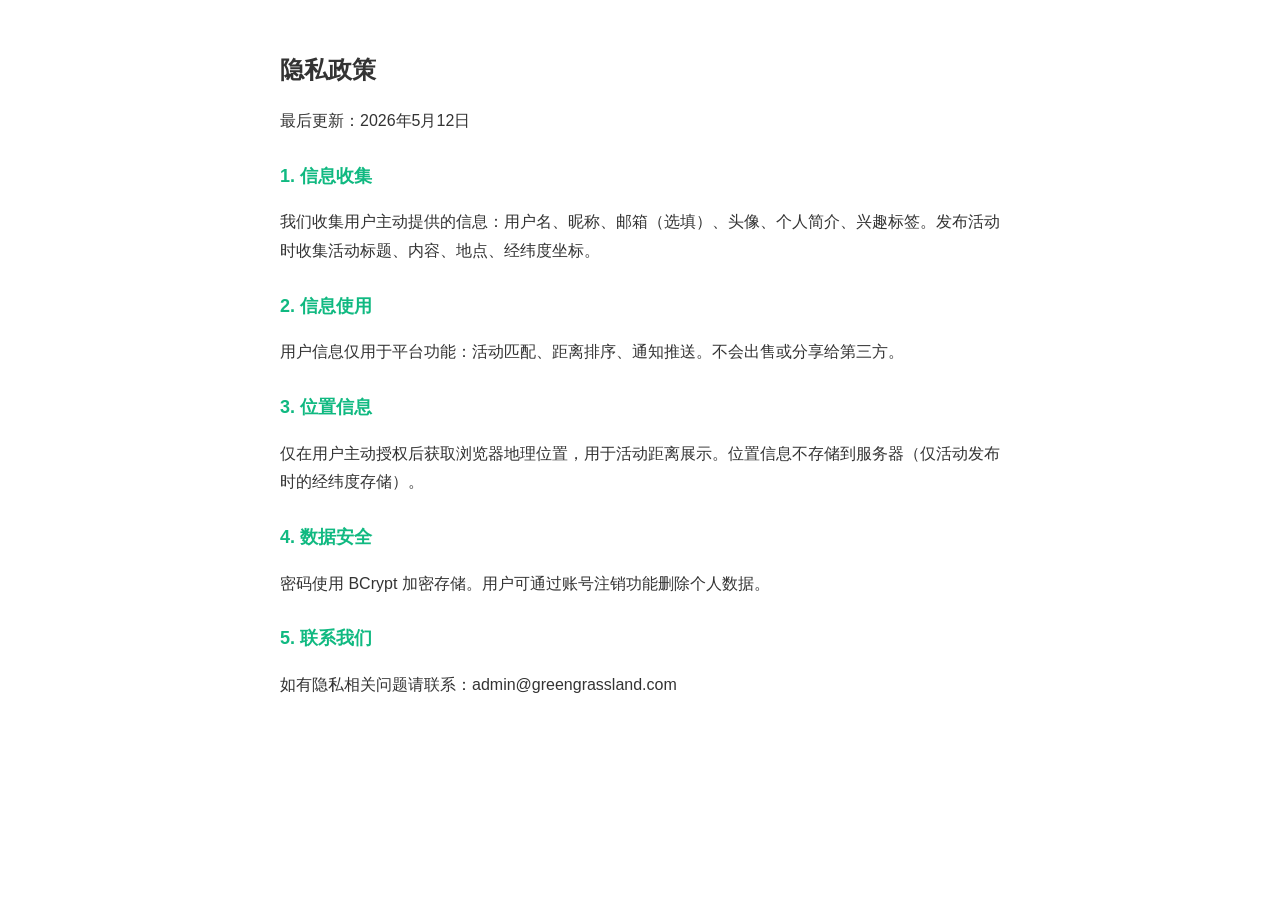
<file: src/main/resources/static/privacy.html>
<!DOCTYPE html>
<html lang="zh-CN">
<head>
    <meta charset="UTF-8">
    <meta name="viewport" content="width=device-width, initial-scale=1.0">
    <title>隐私政策 - GreenGrassland</title>
    <style>
        body { font-family: -apple-system, BlinkMacSystemFont, sans-serif; max-width: 720px; margin: 0 auto; padding: 32px 20px; color: #333; line-height: 1.8; }
        h1 { font-size: 24px; margin-bottom: 8px; }
        h2 { font-size: 18px; margin-top: 24px; color: #10b981; }
    </style>
</head>
<body>
    <h1>隐私政策</h1>
    <p>最后更新：2026年5月12日</p>

    <h2>1. 信息收集</h2>
    <p>我们收集用户主动提供的信息：用户名、昵称、邮箱（选填）、头像、个人简介、兴趣标签。发布活动时收集活动标题、内容、地点、经纬度坐标。</p>

    <h2>2. 信息使用</h2>
    <p>用户信息仅用于平台功能：活动匹配、距离排序、通知推送。不会出售或分享给第三方。</p>

    <h2>3. 位置信息</h2>
    <p>仅在用户主动授权后获取浏览器地理位置，用于活动距离展示。位置信息不存储到服务器（仅活动发布时的经纬度存储）。</p>

    <h2>4. 数据安全</h2>
    <p>密码使用 BCrypt 加密存储。用户可通过账号注销功能删除个人数据。</p>

    <h2>5. 联系我们</h2>
    <p>如有隐私相关问题请联系：admin@greengrassland.com</p>
</body>
</html>
</file>
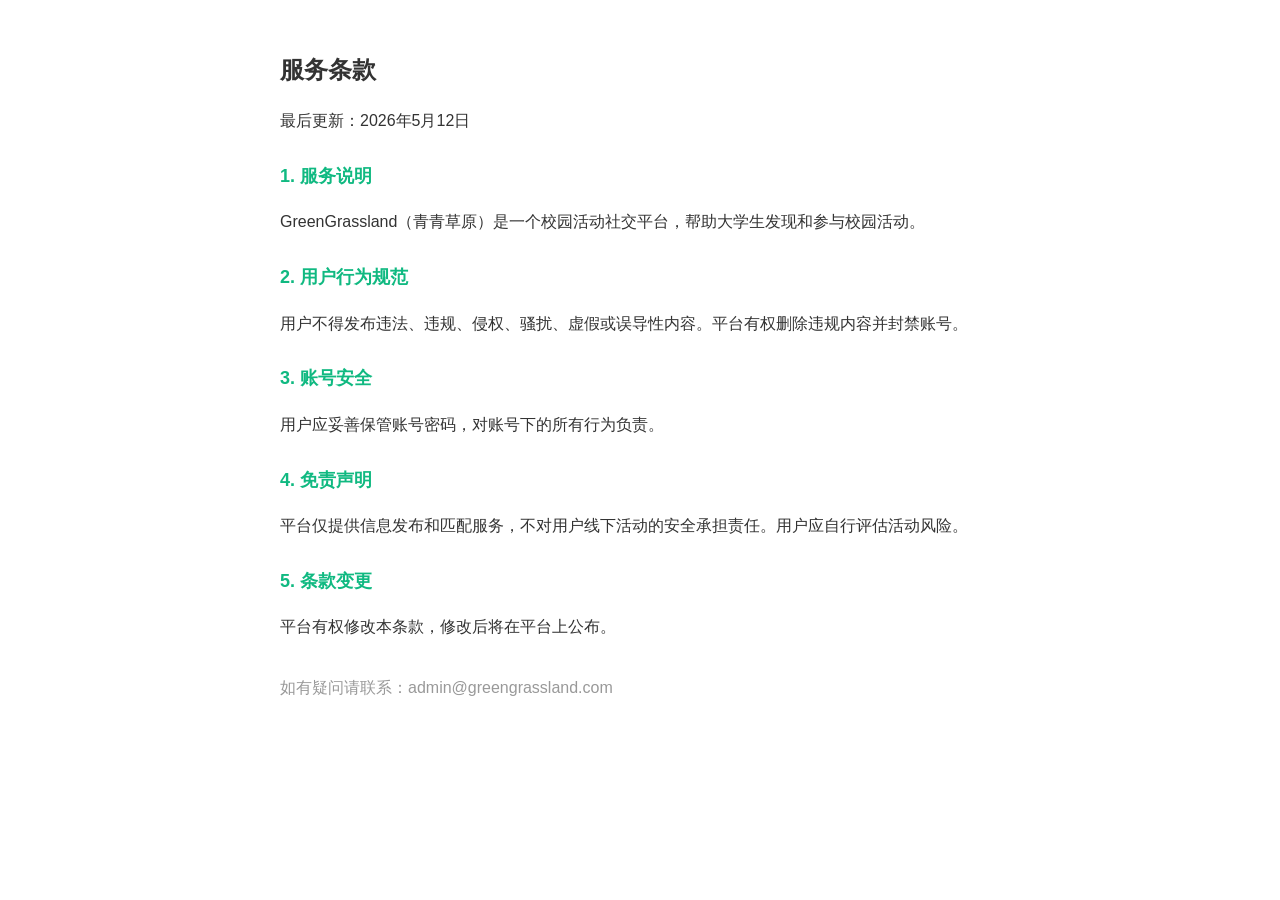
<file: src/main/resources/static/terms.html>
<!DOCTYPE html>
<html lang="zh-CN">
<head>
    <meta charset="UTF-8">
    <meta name="viewport" content="width=device-width, initial-scale=1.0">
    <title>服务条款 - GreenGrassland</title>
    <style>
        body { font-family: -apple-system, BlinkMacSystemFont, sans-serif; max-width: 720px; margin: 0 auto; padding: 32px 20px; color: #333; line-height: 1.8; }
        h1 { font-size: 24px; margin-bottom: 8px; }
        h2 { font-size: 18px; margin-top: 24px; color: #10b981; }
    </style>
</head>
<body>
    <h1>服务条款</h1>
    <p>最后更新：2026年5月12日</p>

    <h2>1. 服务说明</h2>
    <p>GreenGrassland（青青草原）是一个校园活动社交平台，帮助大学生发现和参与校园活动。</p>

    <h2>2. 用户行为规范</h2>
    <p>用户不得发布违法、违规、侵权、骚扰、虚假或误导性内容。平台有权删除违规内容并封禁账号。</p>

    <h2>3. 账号安全</h2>
    <p>用户应妥善保管账号密码，对账号下的所有行为负责。</p>

    <h2>4. 免责声明</h2>
    <p>平台仅提供信息发布和匹配服务，不对用户线下活动的安全承担责任。用户应自行评估活动风险。</p>

    <h2>5. 条款变更</h2>
    <p>平台有权修改本条款，修改后将在平台上公布。</p>

    <p style="margin-top:32px;color:#999;">如有疑问请联系：admin@greengrassland.com</p>
</body>
</html>
</file>
